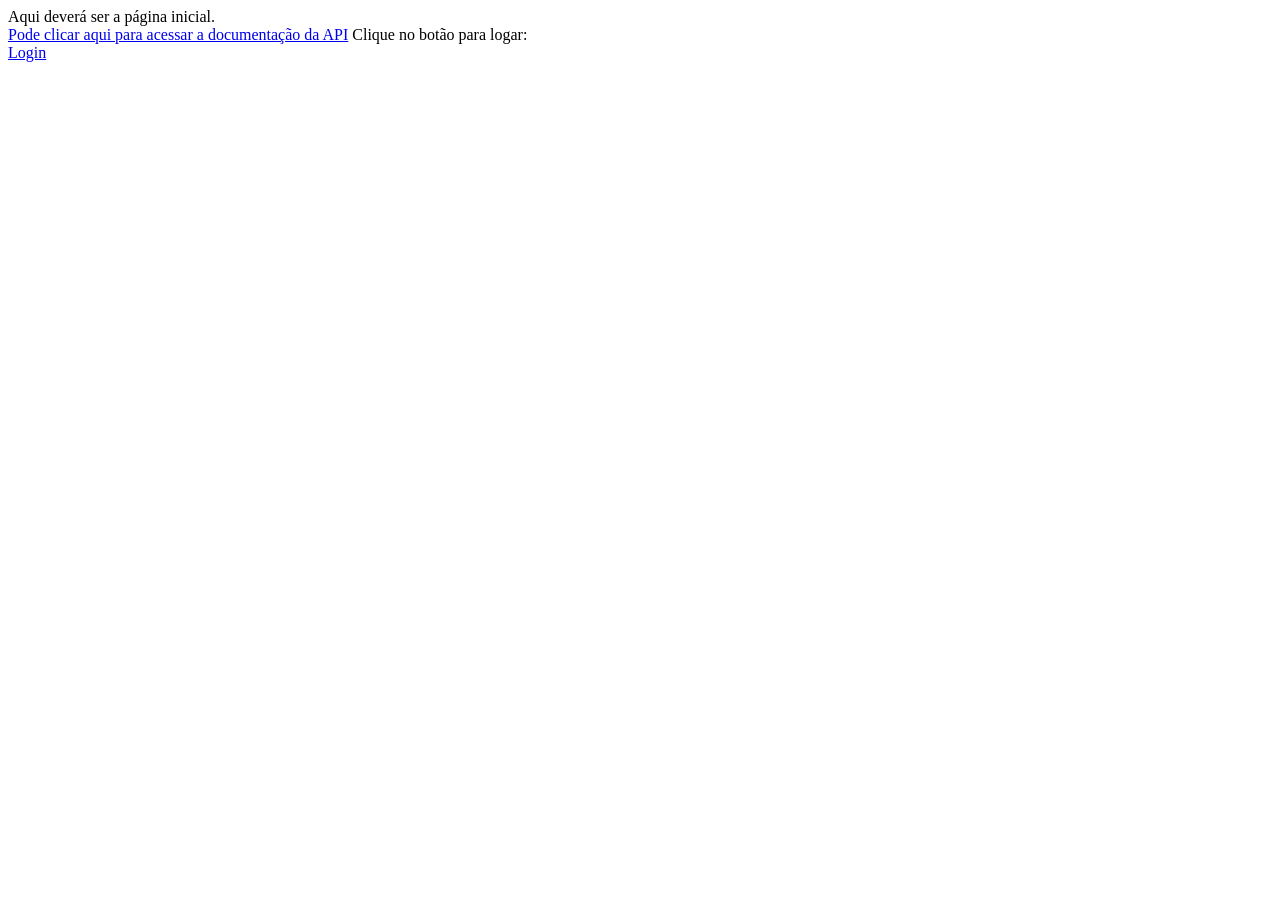
<file: Web-App-Movijuntos/wwwroot/index.html>
﻿<!DOCTYPE html>
<html>
<head>
    <meta charset="utf-8" />
    <title>Home Page</title>
</head>
<body>
    Aqui deverá ser a página inicial.
    <br />
    <a href="/swagger">Pode clicar aqui para acessar a documentação da API</a>
    Clique no botão para logar:
    <br />
    <a href="/entrar">Login</a>
</body>
</html>
</file>
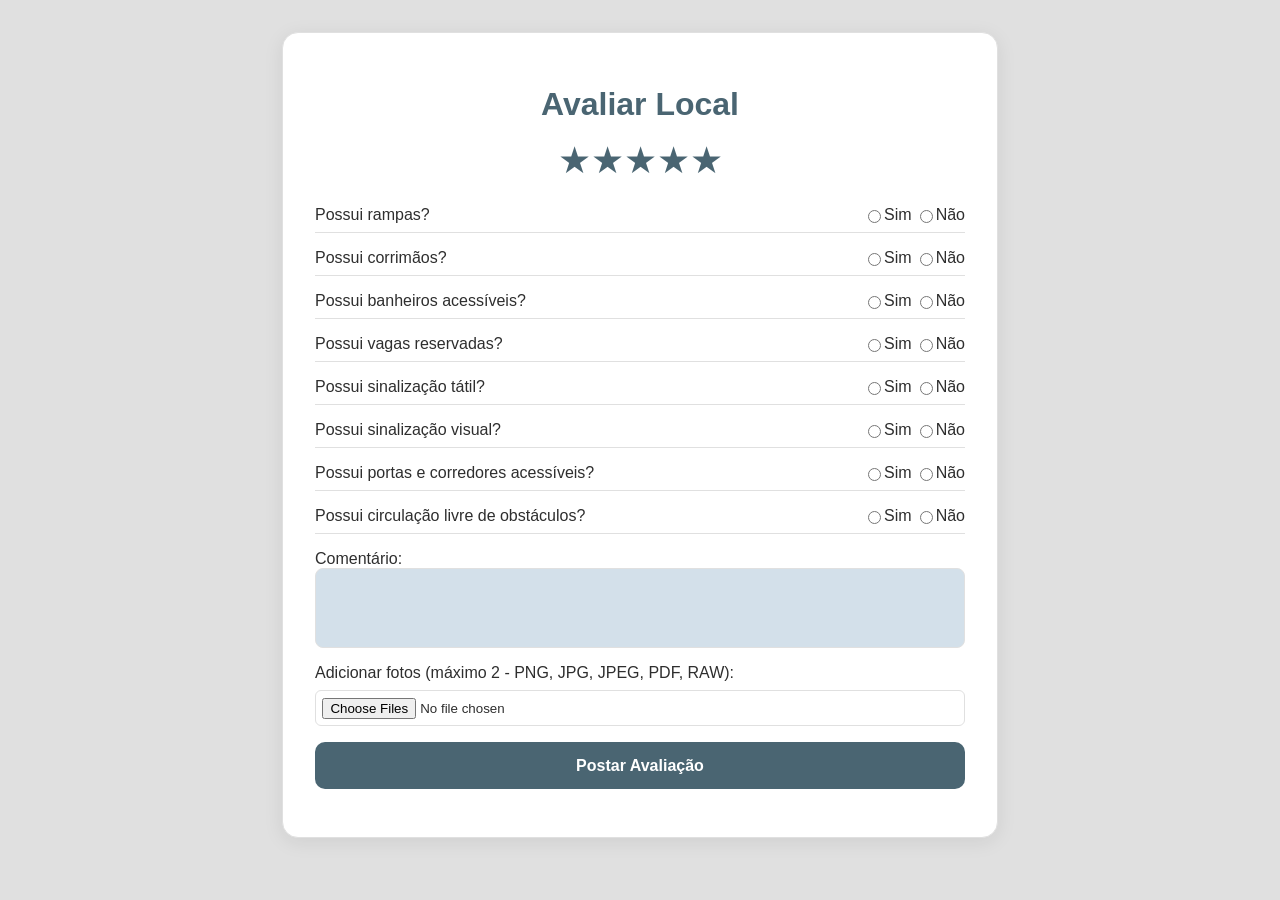
<file: Web-App-Movijuntos/wwwroot/Avaliacao/index.html>
﻿<!DOCTYPE html>
<html lang="pt-br">
<head>
    <meta charset="UTF-8">
    <meta name="viewport" content="width=device-width, initial-scale=1.0">
    <title>Avaliar Local</title>
    <link rel="stylesheet" href="./avaliacao.css">
    <script src="./avaliacao.js" defer></script>
</head>
<body>
    <div class="container">
        <h1>Avaliar Local</h1>

        <!-- ⭐ Avaliação por estrelas -->
        <div class="stars" id="stars">
            <span class="star" data-value="1">★</span>
            <span class="star" data-value="2">★</span>
            <span class="star" data-value="3">★</span>
            <span class="star" data-value="4">★</span>
            <span class="star" data-value="5">★</span>
        </div>
        <input type="hidden" id="nota" name="nota">

        <!-- Formulário -->
        <form id="avaliacaoForm">
            <div class="question">
                <label>Possui rampas?</label>
                <input type="radio" name="rampas" value="sim"> Sim
                <input type="radio" name="rampas" value="nao"> Não
            </div>

            <div class="question">
                <label>Possui corrimãos?</label>
                <input type="radio" name="corrimaos" value="sim"> Sim
                <input type="radio" name="corrimaos" value="nao"> Não
            </div>

            <div class="question">
                <label>Possui banheiros acessíveis?</label>
                <input type="radio" name="banheiros" value="sim"> Sim
                <input type="radio" name="banheiros" value="nao"> Não
            </div>

            <div class="question">
                <label>Possui vagas reservadas?</label>
                <input type="radio" name="vagas" value="sim"> Sim
                <input type="radio" name="vagas" value="nao"> Não
            </div>

            <div class="question">
                <label>Possui sinalização tátil?</label>
                <input type="radio" name="tatil" value="sim"> Sim
                <input type="radio" name="tatil" value="nao"> Não
            </div>

            <div class="question">
                <label>Possui sinalização visual?</label>
                <input type="radio" name="visual" value="sim"> Sim
                <input type="radio" name="visual" value="nao"> Não
            </div>

            <div class="question">
                <label>Possui portas e corredores acessíveis?</label>
                <input type="radio" name="portas" value="sim"> Sim
                <input type="radio" name="portas" value="nao"> Não
            </div>

            <div class="question">
                <label>Possui circulação livre de obstáculos?</label>
                <input type="radio" name="obstaculos" value="sim"> Sim
                <input type="radio" name="obstaculos" value="nao"> Não
            </div>

            <div class="comentario">
                <label for="comentario">Comentário:</label>
                <textarea id="comentario" name="comentario" rows="3" maxlength="500"></textarea>
            </div>

            <div class="upload">
                <label for="fotos">Adicionar fotos (máximo 2 - PNG, JPG, JPEG, PDF, RAW):</label>
                <input type="file" id="fotos" name="fotos" multiple accept=".png,.jpg,.jpeg,.pdf,.raw">
            </div>

            <button type="submit" class="btn">Postar Avaliação</button>
        </form>

        <p id="mensagem"></p>
    </div>
</body>
</html>
</file>
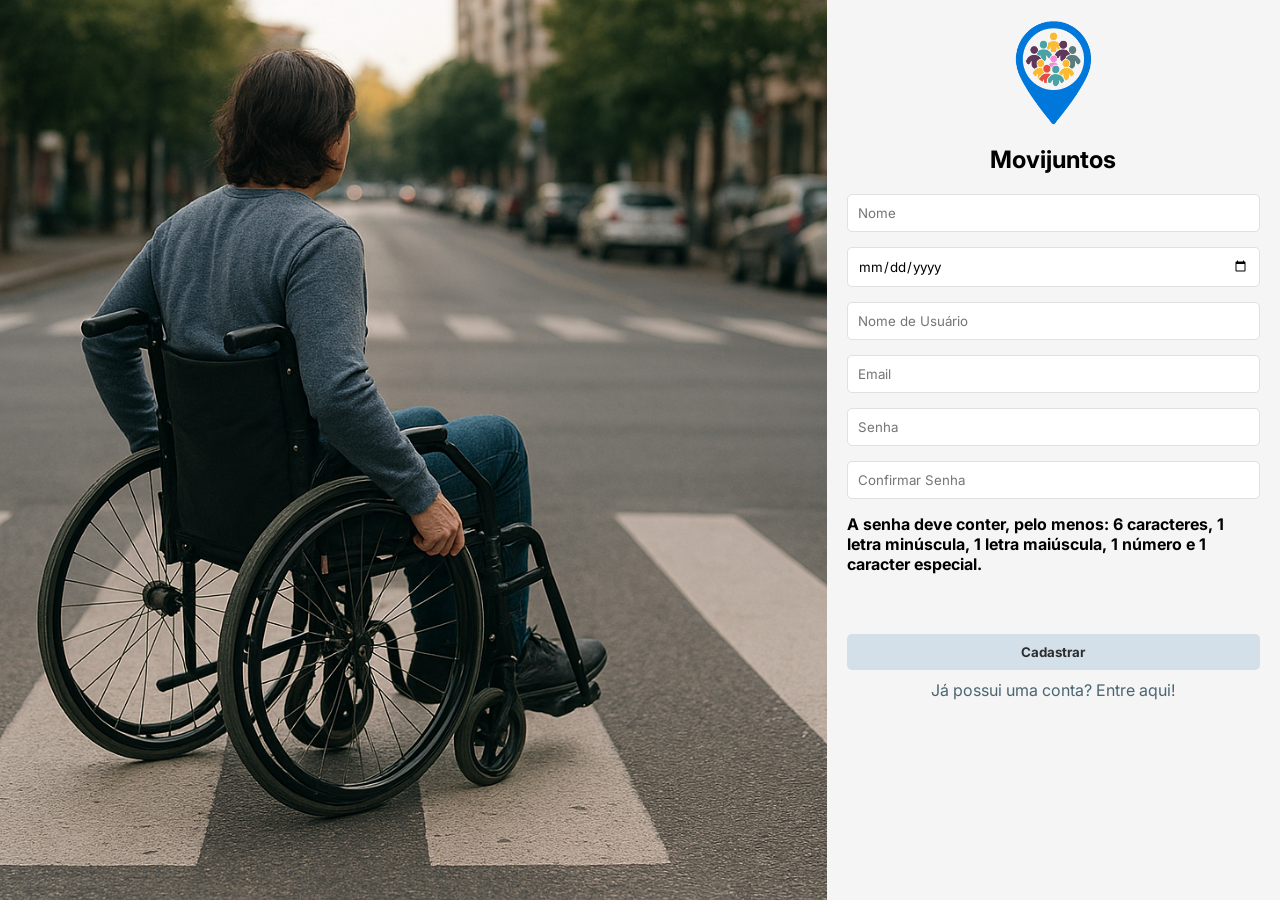
<file: Web-App-Movijuntos/wwwroot/cadastrar/index.html>
﻿<!DOCTYPE html>
<html lang="pt-br">
<head>
    <meta charset="utf-8" />
    <title>Entrar</title>
    <script src="script.js" defer></script>
    <link href="https://fonts.googleapis.com/css2?family=Inter:wght@400;600&display=swap" rel="stylesheet">
    <link href="style.css" rel="stylesheet" />
    <link rel="icon" type="image/png" href="../imagens/iconBar-movijuntos.png">
    <meta name="viewport" content="width=device-width, initial-scale=1">
</head>
<body>
    <div id="imagemMapa"></div>
    <form id="cadastrarForm">
        <img src="../imagens/icon-movijuntos.png" />
        <h2>Movijuntos</h2>
        <input id="nomeField" title="Nome Pessoal" type="text" placeholder="Nome" required />
        <input id="nascimentoField" title="Data de Nascimento" type="date" min="1920-01-01" max="" required />
        <input id="userField" title="Nome de Usuário" type="text" placeholder="Nome de Usuário" required />
        <input id="emailField" title="Email" type="email" placeholder="Email" required />
        <input id="senhaField" title="Senha" type="password" placeholder="Senha" required />
        <input id="senhaConfirmarField" title="Confirmar Senha" type="password" placeholder="Confirmar Senha" required />
        <h4 id="infoCadastro">A senha deve conter, pelo menos: 6 caracteres, 1 letra minúscula, 1 letra maiúscula, 1 número e 1 caracter especial.</h4>
        <div id="msgErro">&nbsp;</div>
        <button id="btnCadastrar" type="button">
            
            <span class="spinner" style="display: none;"></span>
        </button>
        
        <a href="../entrar/">Já possui uma conta? Entre aqui!</a>
    </form>
    <div id="modalConfirmarEmail" style="display: none;">
        <div id="conteinerCentral">
            <h2>Confirmar Email</h2>
            <p>Um código de confirmação foi enviado para o email cadastrado. Por favor, verifique sua caixa de entrada e insira o código abaixo para confirmar seu email.</p>
            <input id="codigoField" title="Código de Confirmação" type="text" placeholder="Código de Confirmação" required />
            <div id="msgErroCodigo"> </div>
            <button id="btnCancelarCodigo" type="button">Cancelar</button>
            <button id="btnConfirmarCodigo" type="button">Confimar</button>
        </div>
    </div>
</body>
</html>
</file>
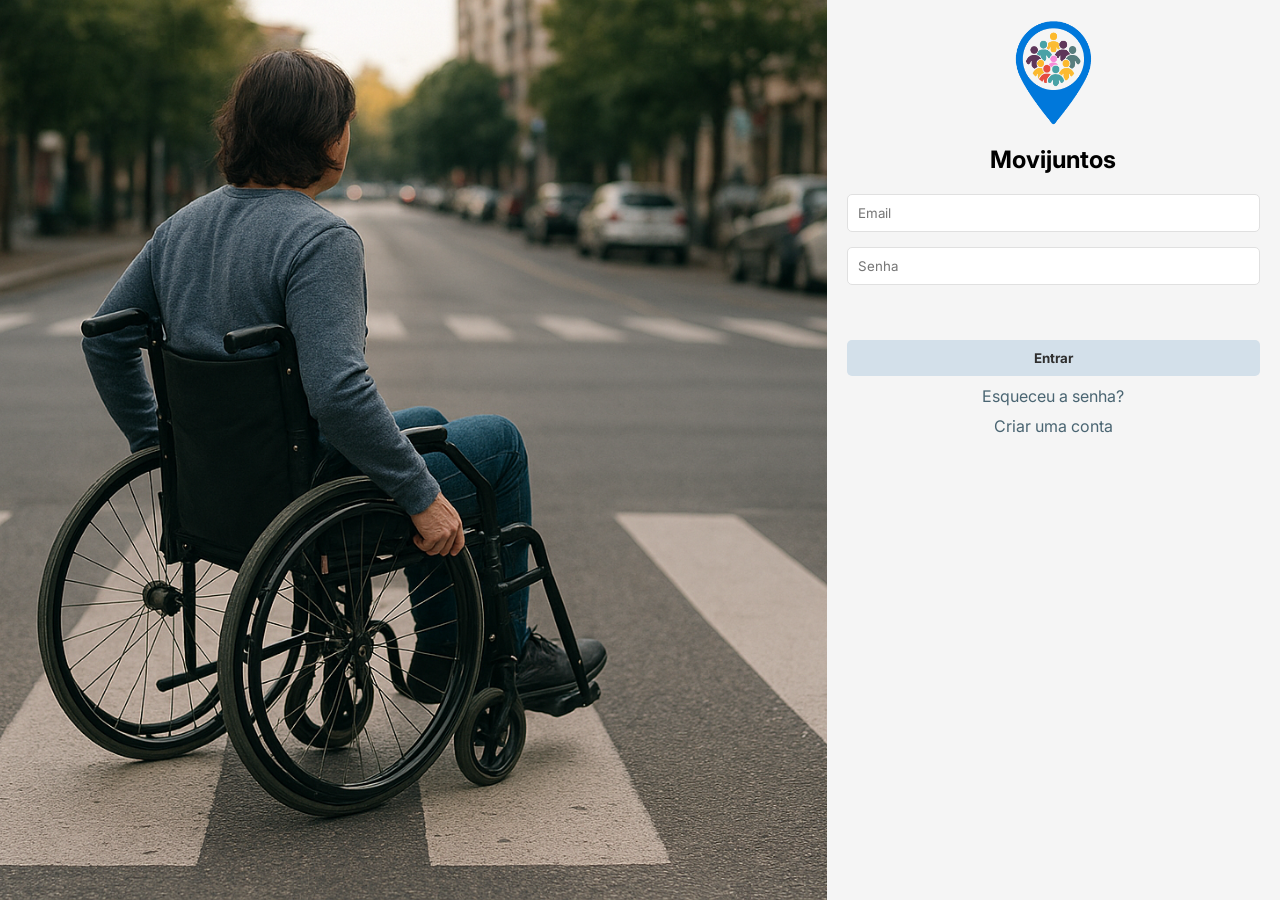
<file: Web-App-Movijuntos/wwwroot/entrar/index.html>
﻿<!DOCTYPE html>
<html lang="pt-br">
<head>
    <meta charset="utf-8" />
    <title>Entrar</title>
    <script src="script.js" defer></script>
    <link href="style.css" rel="stylesheet" />
    <link href="https://fonts.googleapis.com/css2?family=Inter:wght@400;600&display=swap" rel="stylesheet">
    <link rel="icon" type="image/png" href="../imagens/iconBar-movijuntos.png">
    <meta name="viewport" content="width=device-width, initial-scale=1">
</head>
<body>
    <div id="imagemMapa"></div>
    <form id="entrarForm">
        <img src="../imagens/icon-movijuntos.png" />
        <h2>Movijuntos</h2>
        <input type="email" id="inputEmail" name="email" placeholder="Email" required />
        <input type="password" id="inputSenha" name="password" placeholder="Senha" required />
        <button id="btnLogin" type="button">

            <span class="spinner" style="display: none;"></span>
        </button>
        <a id="btnEsqueceuSenha" href="#">Esqueceu a senha?</a>
        <a href="../cadastrar/">Criar uma conta</a>
    </form>
    <div id="modalConfirmarEmail" style="display: none;">
        <div id="conteinerCentral">
            <h2>Confirmar Email</h2>
            <p>Um código de confirmação foi enviado para o email cadastrado. Por favor, verifique sua caixa de entrada e insira o código abaixo para confirmar seu email.</p>
            <input id="codigoField" title="Código de Confirmação" type="text" placeholder="Código de Confirmação" required />
            <div id="msgErroCodigo"> </div>
            <button id="btnCancelarCodigo" type="button">Cancelar</button>
            <button id="btnConfirmarCodigo" type="button">Confimar</button>
        </div>
    </div>
</body>
</html>
</file>
<file: Web-App-Movijuntos/wwwroot/Avaliacao/avaliacao.css>
﻿/* ======= PALETA MOVIJUNTOS ======= */
:root {
    --cor-principal: #4A6572;
    --cor-destaque: #D3E0EA;
    --cor-fundo: #F5F5F5;
    --cor-texto: #2E2E2E;
    --cor-borda: #E0E0E0;
    --cor-branco: #FFFFFF;
}

/* ======= GERAL ======= */
body {
    font-family: "Segoe UI", Arial, sans-serif;
    background-color: #E0E0E0;
    color: var(--cor-texto);
    margin: 0;
    padding: 0;
    display: flex;
    justify-content: center;
    align-items: flex-start;
    min-height: 100vh;
}

.container {
    background: var(--cor-branco);
    padding: 2rem;
    border-radius: 16px;
    box-shadow: 0 4px 20px rgba(0,0,0,0.08);
    width: 90%;
    max-width: 650px;
    margin-top: 2rem;
    border: 1px solid var(--cor-borda);
}

h1 {
    text-align: center;
    margin-bottom: 1rem;
    color: var(--cor-principal);
    font-weight: 600;
}

/* ======= ESTRELAS ======= */
.stars {
    display: flex;
    justify-content: center;
    margin-bottom: 1.5rem;
    font-size: 2.3rem;
}

.star {
    color: var(--cor-principal);
    cursor: pointer;
    transition: color 0.2s ease;
}

    .star:hover,
    .star.selected {
        color: #FFD700; /* Cor dourada para estrelas selecionadas */
    }

/* ======= FORMULÁRIO ======= */
form {
    display: flex;
    flex-direction: column;
    gap: 1rem;
}

.question {
    display: flex;
    justify-content: space-between;
    align-items: center;
    border-bottom: 1px solid var(--cor-borda);
    padding-bottom: 0.5rem;
}

    .question label {
        flex: 1;
        font-weight: 500;
    }

    .question input {
        margin-left: 0.5rem;
    }

/* ======= COMENTÁRIO ======= */
.comentario {
    display: flex;
    flex-direction: column;
}

    .comentario textarea {
        resize: none;
        padding: 0.75rem;
        border: 1px solid var(--cor-borda);
        border-radius: 8px;
        background-color: var(--cor-destaque);
        color: var(--cor-texto);
        font-size: 0.95rem;
    }

/* ======= UPLOAD ======= */
.upload {
    display: flex;
    flex-direction: column;
}

    .upload input[type="file"] {
        margin-top: 0.5rem;
        border: 1px solid var(--cor-borda);
        border-radius: 6px;
        padding: 0.4rem;
        background-color: var(--cor-branco);
    }

/* ======= BOTÃO ======= */
.btn {
    background-color: var(--cor-principal);
    color: var(--cor-branco);
    border: none;
    border-radius: 10px;
    padding: 0.9rem;
    cursor: pointer;
    font-size: 1rem;
    transition: all 0.25s ease;
    font-weight: 600;
}

    .btn:hover {
        background-color: var(--cor-destaque);
        color: var(--cor-principal);
        border: 1px solid var(--cor-principal);
    }

/* ======= RESPONSIVIDADE ======= */
@media (max-width: 600px) {
    .question {
        flex-direction: column;
        align-items: flex-start;
    }

        .question label {
            margin-bottom: 0.25rem;
        }

    .stars {
        font-size: 1.8rem;
    }
}
</file>
<file: Web-App-Movijuntos/wwwroot/cadastrar/style.css>
﻿:root {
    --cor-primaria: #4A6572;
    --cor-secundaria: #D3E0EA;
    --cor-azul: #1E90FF;
    --cor-fundo: #F5F5F5;
    --cor-texto: #2E2E2E;
    --cor-borda: #E0E0E0;
    --cor-branca: #FFFFFF;
}

* {
    box-sizing: border-box;
    margin: 0;
    padding: 0;
    font-family: 'Inter', sans-serif;
}

body {
    display: flex;
    background-color: var(--cor-fundo);
    justify-content: center;
    align-items: stretch;
    min-height: 100vh;
}

#imagemMapa {
    flex: 2;
    background-image: url('../imagens/pessoa-atravessando-rua.png');
    background-size: cover;
    background-position: center;
    background-repeat: no-repeat;
}

#cadastrarForm {
    display: flex;
    flex: 1;
    flex-direction: column;
    max-width: 500px;
    padding: 0 20px;
    margin: 20px 0px;
}

#cadastrarForm img {
    width: 80px;
    align-self: center;
    margin-bottom: 20px;
}

#cadastrarForm h2 {
    text-align: center;
    margin-bottom: 20px;
}

#cadastrarForm input {
    border-radius: 5px;
    padding: 10px;
    margin-bottom: 15px;
    border: 1px solid var(--cor-borda);
    
}

#cadastrarForm input:focus {
    outline: none;
    border-color: var(--cor-azul);
    box-shadow: 0 0 5px var(--cor-azul);
}

#cadastrarForm button {
    border-radius: 5px;
    background-color: var(--cor-secundaria);
    color: var(--cor-texto);
    margin-top: 40px;
    padding: 10px;
    cursor: pointer;
    border: none;
    font-weight: bold;
    position: relative;
    display: flex;
    align-items: center;
    justify-content: center;
    gap: 10px;
}

#cadastrarForm button:hover {
    background-color: var(--cor-azul);
    transition: 0.3s;
    color: var(--cor-branca);
}

#msgErro {
    color: red;
}

#cadastrarForm > a {
    align-self: center;
    margin-top: 10px;
    color: var(--cor-primaria);
    text-decoration: none;
}

.spinner {
    border: 3px solid var(--cor-borda);
    border-top: 3px solid var(--cor-azul);
    border-radius: 50%;
    width: 16px;
    height: 16px;
    animation: girar 1s linear infinite;
}

#modalConfirmarEmail {
    position: fixed;
    top: 0;
    left: 0;
    width: 100%;
    height: 100%;
    background-color: rgba(0, 0, 0, 0.5);
    display: flex;
    justify-content: center;
    align-items: center;
    z-index: 1000;
}

#conteinerCentral {
    position: absolute;
    top: 50%;
    left: 50%;
    transform: translate(-50%, -50%);
    background-color: var(--cor-branca);
    padding: 30px 25px;
    border-radius: 12px;
    box-shadow: 0 8px 20px rgba(0, 0, 0, 0.15);
    text-align: center;
    max-width: 400px;
    width: 90%;
    font-family: Arial, sans-serif;
}

#conteinerCentral h2 {
    margin-bottom: 15px;
    font-size: 24px;
    color: var(--cor-primaria);
}

#conteinerCentral p {
    margin-bottom: 20px;
    font-size: 14px;
    color: var(--cor-texto);
}

#conteinerCentral input {
    width: 100%;
    padding: 10px 12px;
    margin-bottom: 10px;
    border: 1px solid var(--cor-borda);
    border-radius: 6px;
    font-size: 14px;
    background-color: var(--cor-secundaria);
    color: var(--cor-texto);
}

#msgErroCodigo {
    color: #f44336;
    font-size: 12px;
    height: 18px;
    margin-bottom: 15px;
}

#conteinerCentral button {
    padding: 10px 20px;
    margin: 5px;
    border: none;
    border-radius: 6px;
    font-size: 14px;
    cursor: pointer;
    transition: background-color 0.2s, transform 0.1s;
}

#btnCancelarCodigo {
    background-color: var(--cor-secundaria);
    color: var(--cor-primaria);
}

#btnCancelarCodigo:hover {
    background-color: #cbdde4; 
}

#btnConfirmarCodigo {
    background-color: var(--cor-azul);
    color: var(--cor-branca);
}

#btnConfirmarCodigo:hover {
    background-color: #187bdf; 
}


@keyframes girar {
    0% {
        transform: rotate(0deg);
    }

    100% {
        transform: rotate(360deg);
    }
}

@media (max-width: 768px) {
    body {
        flex-direction: column;
        align-items: center;
    }

    #cadastrarForm button:hover {
        background-color: var(--cor-secundaria);
        color: var(--cor-texto);
    }

    #imagemMapa {
        display: none;
    }

    #cadastrarForm {
        width: 100%;
        max-width: 500px;
        padding: 20px;
    }
}
</file>
<file: Web-App-Movijuntos/wwwroot/entrar/style.css>
﻿:root {
    --cor-primaria: #4A6572;
    --cor-secundaria: #D3E0EA;
    --cor-azul: #1E90FF;
    --cor-fundo: #F5F5F5;
    --cor-texto: #2E2E2E;
    --cor-borda: #E0E0E0;
    --cor-branca: #FFFFFF;
}

* {
    box-sizing: border-box;
    margin: 0;
    padding: 0;
    font-family: 'Inter', sans-serif;
}

body {
    display: flex;
    background-color: var(--cor-fundo);
    justify-content: center;
    align-items: stretch;
    min-height: 100vh;
}

#imagemMapa {
    flex: 2;
    background-image: url('../imagens/pessoa-atravessando-rua.png');
    background-size: cover;
    background-position: center;
    background-repeat: no-repeat;
}

#entrarForm {
    display: flex;
    flex: 1;
    flex-direction: column;
    max-width: 500px;
    padding: 0 20px;
    margin: 20px 0px;
}

    #entrarForm img {
        width: 80px;
        align-self: center;
        margin-bottom: 20px;
    }

    #entrarForm h2 {
        text-align: center;
        margin-bottom: 20px;
    }

    #entrarForm input {
        border-radius: 5px;
        padding: 10px;
        margin-bottom: 15px;
        border: 1px solid var(--cor-borda);
    }

        #entrarForm input:focus {
            outline: none;
            border-color: var(--cor-azul);
            box-shadow: 0 0 5px var(--cor-azul);
        }

    #entrarForm button {
        border-radius: 5px;
        background-color: var(--cor-secundaria);
        color: var(--cor-texto);
        margin-top: 40px;
        padding: 10px;
        cursor: pointer;
        border: none;
        font-weight: bold;
        position: relative;
        display: flex;
        align-items: center;
        justify-content: center;
        gap: 10px;
    }

        #entrarForm button:hover {
            background-color: var(--cor-azul);
            transition: 0.3s;
            color: var(--cor-branca);
        }

#msgErro {
}

#entrarForm > a {
    align-self: center;
    margin-top: 10px;
    color: var(--cor-primaria);
    text-decoration: none;
}

.spinner {
    border: 3px solid var(--cor-borda);
    border-top: 3px solid var(--cor-azul);
    border-radius: 50%;
    width: 16px;
    height: 16px;
    animation: girar 1s linear infinite;
}

#modalConfirmarEmail {
    position: fixed;
    top: 0;
    left: 0;
    width: 100%;
    height: 100%;
    background-color: rgba(0, 0, 0, 0.5);
    display: flex;
    justify-content: center;
    align-items: center;
    z-index: 1000;
}


#conteinerCentral {
    position: absolute;
    top: 50%;
    left: 50%;
    transform: translate(-50%, -50%);
    background-color: var(--cor-branca);
    padding: 30px 25px;
    border-radius: 12px;
    box-shadow: 0 8px 20px rgba(0, 0, 0, 0.15);
    text-align: center;
    max-width: 400px;
    width: 90%;
    font-family: Arial, sans-serif;
}

    #conteinerCentral h2 {
        margin-bottom: 15px;
        font-size: 24px;
        color: var(--cor-primaria);
    }

    #conteinerCentral p {
        margin-bottom: 20px;
        font-size: 14px;
        color: var(--cor-texto);
    }

    #conteinerCentral input {
        width: 100%;
        padding: 10px 12px;
        margin-bottom: 10px;
        border: 1px solid var(--cor-borda);
        border-radius: 6px;
        font-size: 14px;
        background-color: var(--cor-secundaria);
        color: var(--cor-texto);
    }

#msgErroCodigo {
    color: #f44336;
    font-size: 12px;
    height: 18px;
    margin-bottom: 15px;
}

#conteinerCentral button {
    padding: 10px 20px;
    margin: 5px;
    border: none;
    border-radius: 6px;
    font-size: 14px;
    cursor: pointer;
    transition: background-color 0.2s, transform 0.1s;
}

#btnCancelarCodigo {
    background-color: var(--cor-secundaria);
    color: var(--cor-primaria);
}

    #btnCancelarCodigo:hover {
        background-color: #cbdde4;
    }

#btnConfirmarCodigo {
    background-color: var(--cor-azul);
    color: var(--cor-branca);
}

    #btnConfirmarCodigo:hover {
        background-color: #187bdf;
        transform: translateY(-1px);
    }


@keyframes girar {
    0% {
        transform: rotate(0deg);
    }

    100% {
        transform: rotate(360deg);
    }
}

@media (max-width: 768px) {
    body {
        flex-direction: column;
        align-items: center;
    }

    #entrarForm button:hover {
        background-color: var(--cor-secundaria);
        color: var(--cor-texto);
    }

    #imagemMapa {
        display: none;
    }

    #entrarForm {
        width: 100%;
        max-width: 500px;
        padding: 20px;
    }
}
</file>
